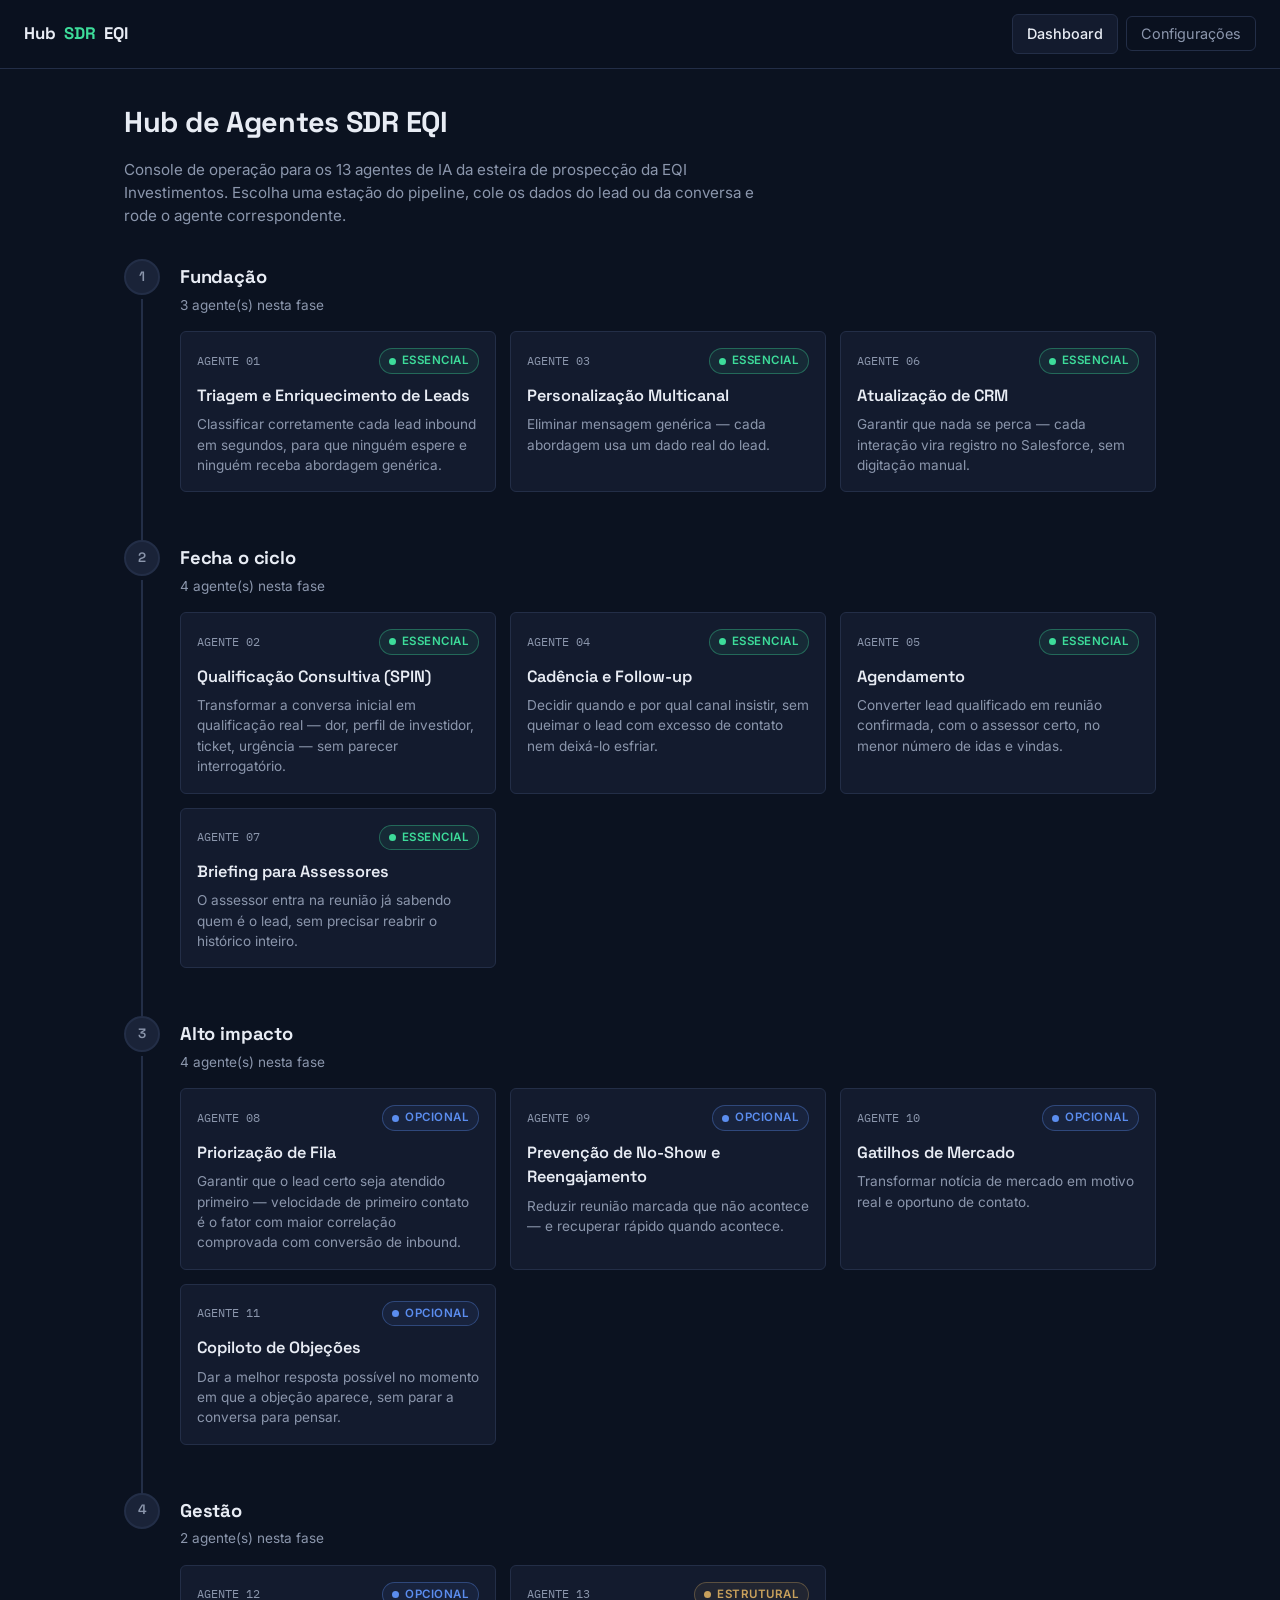
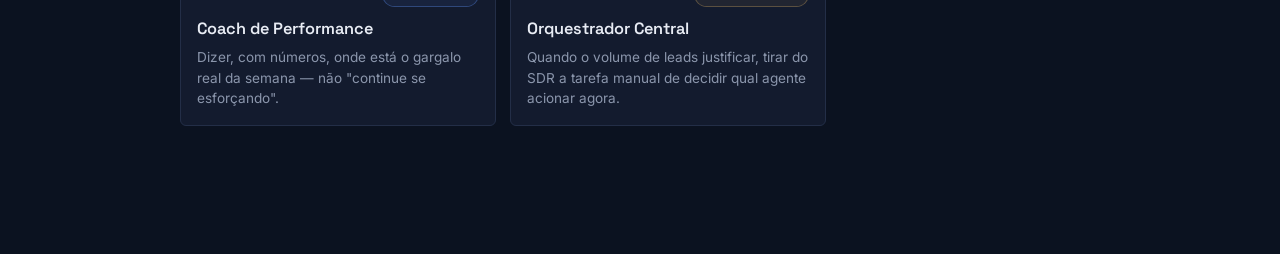
<file: index.html>
<!doctype html>
<html lang="pt-BR">
<head>
  <meta charset="UTF-8">
  <meta name="viewport" content="width=device-width, initial-scale=1.0">
  <title>Hub de Agentes SDR EQI</title>
  <meta name="description" content="Console para os 13 agentes de IA da esteira de SDR da EQI Investimentos.">
  <link rel="stylesheet" href="css/styles.css">
</head>
<body>
  <nav class="topnav" id="topnav"></nav>

  <main class="page">
    <div class="page-header">
      <h1>Hub de Agentes SDR EQI</h1>
      <p>
        Console de operação para os 13 agentes de IA da esteira de prospecção da EQI Investimentos.
        Escolha uma estação do pipeline, cole os dados do lead ou da conversa e rode o agente correspondente.
      </p>
    </div>

    <div class="pipeline" id="pipeline"></div>
  </main>

  <script src="js/agents-data.js"></script>
  <script src="js/app.js"></script>
  <script>
    function renderPipeline() {
      const mount = document.getElementById("pipeline");
      const html = PHASES.map((phase) => {
        const agentsInPhase = AGENTS.filter((a) => a.phase === phase.id);
        const cards = agentsInPhase.map((agent) => {
          const typeLabel = TYPE_LABELS[agent.type];
          return `
            <a class="agent-card" href="agente.html?id=${agent.id}">
              <div class="agent-card__top">
                <span class="agent-card__id">AGENTE ${String(agent.id).padStart(2, "0")}</span>
                <span class="badge badge--${agent.type}"><span class="badge__dot"></span>${typeLabel}</span>
              </div>
              <div class="agent-card__name">${agent.name}</div>
              <div class="agent-card__objective">${agent.objective}</div>
            </a>
          `;
        }).join("");

        return `
          <div class="pipeline__phase">
            <div class="pipeline__rail"><div class="pipeline__node">${phase.id}</div></div>
            <div class="pipeline__body">
              <h2 class="pipeline__phase-title">${phase.name}</h2>
              <div class="pipeline__phase-sub">${agentsInPhase.length} agente(s) nesta fase</div>
              <div class="pipeline__grid">${cards}</div>
            </div>
          </div>
        `;
      }).join("");

      mount.innerHTML = html;
    }

    injectTopNav("dashboard");
    renderPipeline();
  </script>
</body>
</html>
</file>
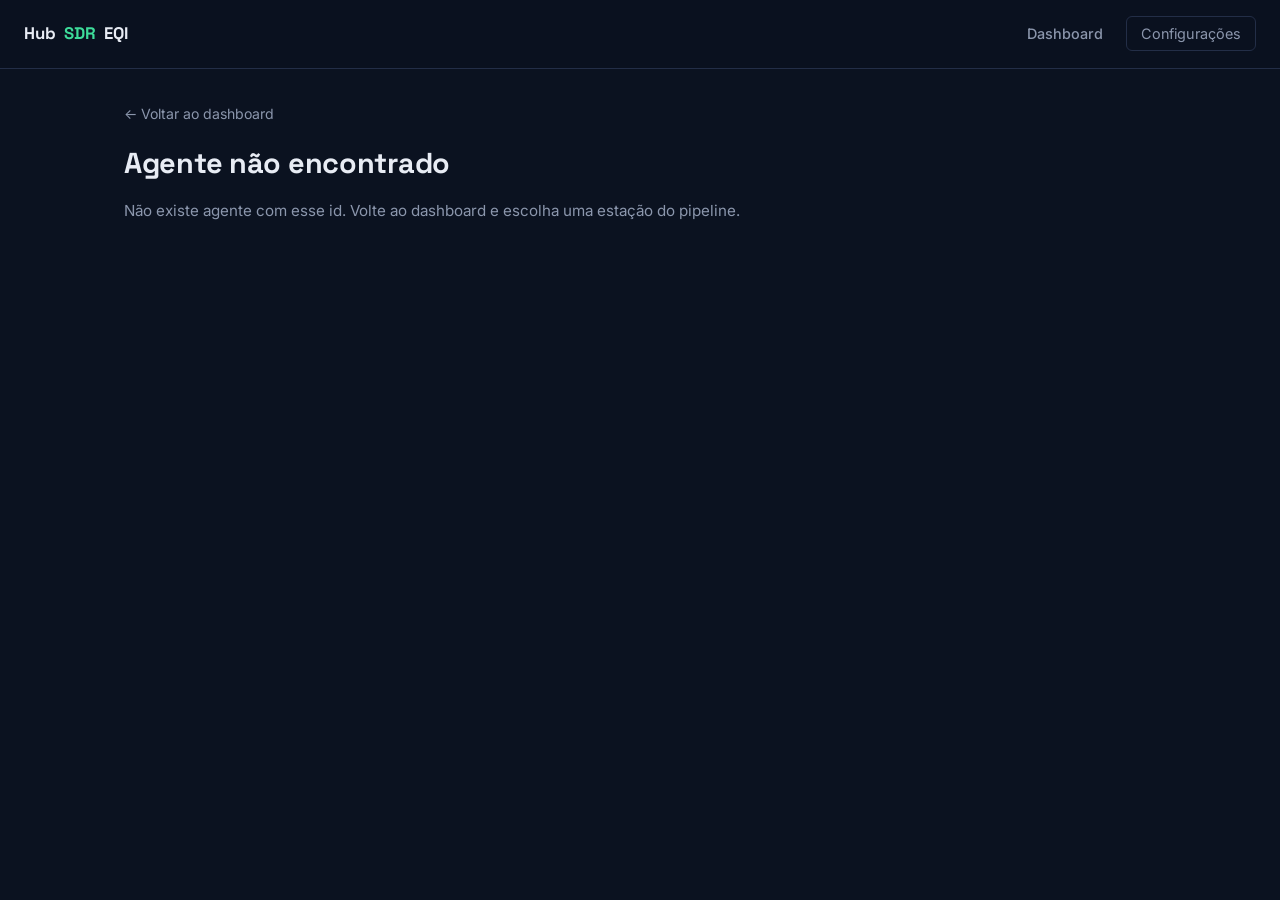
<file: agente.html>
<!doctype html>
<html lang="pt-BR">
<head>
  <meta charset="UTF-8">
  <meta name="viewport" content="width=device-width, initial-scale=1.0">
  <title>Console do Agente — Hub SDR EQI</title>
  <link rel="stylesheet" href="css/styles.css">
</head>
<body>
  <nav class="topnav" id="topnav"></nav>

  <main class="page" id="agent-page">
    <p class="response-empty">Carregando agente…</p>
  </main>

  <script src="js/agents-data.js"></script>
  <script src="js/app.js"></script>
  <script>
    function getAgentIdFromUrl() {
      const params = new URLSearchParams(window.location.search);
      return Number(params.get("id"));
    }

    function renderAgentNotFound() {
      document.getElementById("agent-page").innerHTML = `
        <a class="back-link" href="index.html">&larr; Voltar ao dashboard</a>
        <div class="page-header">
          <h1>Agente não encontrado</h1>
          <p>Não existe agente com esse id. Volte ao dashboard e escolha uma estação do pipeline.</p>
        </div>
      `;
    }

    function renderHistoryList(agent) {
      const items = getHistory(agent.id);
      if (items.length === 0) {
        return `<p class="history-empty">Nenhuma execução registrada ainda para este agente.</p>`;
      }
      return items.map((item, idx) => `
        <details class="history-item">
          <summary>
            <div class="history-item__meta">
              <span>${new Date(item.timestamp).toLocaleString("pt-BR")}</span>
              <span class="mono">#${items.length - idx}</span>
            </div>
          </summary>
          <div class="history-item__body">
            <p class="text-muted" style="margin-bottom:8px;"><strong>Entrada:</strong></p>
            <pre class="mono" style="white-space:pre-wrap; background:var(--bg); border:1px solid var(--border); border-radius:var(--radius); padding:10px; font-size:0.8rem;">${item.input.replace(/</g, "&lt;")}</pre>
            <p class="text-muted" style="margin:10px 0 8px;"><strong>Saída:</strong></p>
            <div>${renderMarkdown(item.output)}</div>
          </div>
        </details>
      `).join("");
    }

    function renderAgentPage(agent) {
      const typeLabel = TYPE_LABELS[agent.type];

      document.getElementById("agent-page").innerHTML = `
        <a class="back-link" href="index.html">&larr; Voltar ao dashboard</a>

        <div class="console-header">
          <div>
            <div class="console-header__id">AGENTE ${String(agent.id).padStart(2, "0")} · FASE ${agent.phase}</div>
            <h1>${agent.name}</h1>
          </div>
          <span class="badge badge--${agent.type}"><span class="badge__dot"></span>${typeLabel}</span>
        </div>

        <p class="console-objective">${agent.objective}</p>

        <div class="console-grid">
          <div class="panel">
            <h3>Tarefas</h3>
            <ul>${agent.tasks.map((t) => `<li>${t}</li>`).join("")}</ul>
          </div>
          <div class="panel">
            <h3>Interações com outros agentes</h3>
            <p>${agent.interactions}</p>
          </div>
          <div class="panel">
            <h3>Entradas esperadas</h3>
            <p>${agent.inputs}</p>
          </div>
          <div class="panel">
            <h3>Saída esperada</h3>
            <p>${agent.outputs}</p>
          </div>
          <div class="panel" style="grid-column: 1 / -1;">
            <h3>Ferramentas recomendadas</h3>
            <div class="tool-tags">${agent.tools.map((t) => `<span class="tool-tag">${t}</span>`).join("")}</div>
          </div>
        </div>

        <details class="details">
          <summary>System prompt completo</summary>
          <pre>${agent.systemPrompt.replace(/</g, "&lt;")}</pre>
        </details>

        <div class="run-panel">
          <label for="agent-input">Cole aqui os dados de entrada (lead, mensagem, dados de qualificação…)</label>
          <textarea id="agent-input" placeholder="${agent.inputs}"></textarea>
          <div class="run-panel__actions">
            <button type="button" class="btn-primary" id="run-btn">Rodar agente</button>
            <span class="run-status" id="run-status"></span>
          </div>
          <div id="run-alert"></div>
        </div>

        <div class="response-panel">
          <div class="response-panel__header">
            <h3>Resposta</h3>
            <button type="button" class="btn-secondary" id="copy-btn" style="display:none;">Copiar resposta</button>
          </div>
          <div id="response-body">
            <p class="response-empty">Ainda não há resposta. Cole uma entrada e clique em "Rodar agente".</p>
          </div>
        </div>

        <div class="history-panel">
          <div class="history-panel__header">
            <h3>Histórico local (últimas 20 execuções)</h3>
            <div style="display:flex; gap:8px;">
              <button type="button" class="btn-secondary" id="export-history-btn">Exportar JSON</button>
              <button type="button" class="btn-danger" id="clear-history-btn">Limpar histórico</button>
            </div>
          </div>
          <div id="history-list">${renderHistoryList(agent)}</div>
        </div>
      `;

      wireAgentConsole(agent);
    }

    function wireAgentConsole(agent) {
      const runBtn = document.getElementById("run-btn");
      const statusEl = document.getElementById("run-status");
      const alertEl = document.getElementById("run-alert");
      const responseBody = document.getElementById("response-body");
      const copyBtn = document.getElementById("copy-btn");
      const inputEl = document.getElementById("agent-input");
      let lastOutput = "";

      runBtn.addEventListener("click", async () => {
        const userInput = inputEl.value.trim();
        alertEl.innerHTML = "";

        if (!userInput) {
          alertEl.innerHTML = `<div class="alert alert--info">Cole algum dado de entrada antes de rodar o agente.</div>`;
          return;
        }

        runBtn.disabled = true;
        statusEl.textContent = "Rodando…";
        copyBtn.style.display = "none";

        try {
          const output = await callAgent(agent.systemPrompt, userInput, {
            onStatus: (msg) => { statusEl.textContent = msg; }
          });

          lastOutput = output;
          responseBody.innerHTML = `<div class="response-body">${renderMarkdown(output)}</div>`;
          copyBtn.style.display = "inline-flex";

          pushHistory(agent.id, {
            timestamp: Date.now(),
            input: userInput,
            output
          });
          document.getElementById("history-list").innerHTML = renderHistoryList(agent);

          statusEl.textContent = "Concluído.";
        } catch (err) {
          alertEl.innerHTML = `<div class="alert alert--error">${err.message}</div>`;
          statusEl.textContent = "";
        } finally {
          runBtn.disabled = false;
        }
      });

      copyBtn.addEventListener("click", async () => {
        try {
          await navigator.clipboard.writeText(lastOutput);
          copyBtn.textContent = "Copiado!";
          setTimeout(() => { copyBtn.textContent = "Copiar resposta"; }, 1500);
        } catch (_) {
          alertEl.innerHTML = `<div class="alert alert--error">Não foi possível copiar automaticamente. Selecione o texto manualmente.</div>`;
        }
      });

      document.getElementById("export-history-btn").addEventListener("click", () => {
        const items = getHistory(agent.id);
        const blob = new Blob([JSON.stringify(items, null, 2)], { type: "application/json" });
        const url = URL.createObjectURL(blob);
        const a = document.createElement("a");
        a.href = url;
        a.download = `historico-agente-${agent.id}.json`;
        a.click();
        URL.revokeObjectURL(url);
      });

      document.getElementById("clear-history-btn").addEventListener("click", () => {
        clearHistory(agent.id);
        document.getElementById("history-list").innerHTML = renderHistoryList(agent);
      });
    }

    injectTopNav("agente");
    const agentId = getAgentIdFromUrl();
    const agent = AGENTS.find((a) => a.id === agentId);
    if (agent) {
      renderAgentPage(agent);
    } else {
      renderAgentNotFound();
    }
  </script>
</body>
</html>
</file>
<file: css/styles.css>
@import url('https://fonts.googleapis.com/css2?family=Space+Grotesk:wght@500;600;700&family=Inter:wght@400;500;600&family=IBM+Plex+Mono:wght@400;500&display=swap');

:root {
  --bg: #0B1220;
  --surface: #131B2E;
  --surface-raised: #1A2338;
  --border: #232E47;
  --text: #E8ECF4;
  --text-muted: #8B96AC;
  --accent-essential: #3DDC9A;
  --accent-optional: #5B8DEF;
  --accent-structural: #C9A15C;
  --danger: #E5637A;
  --radius: 6px;
  --font-display: 'Space Grotesk', sans-serif;
  --font-body: 'Inter', sans-serif;
  --font-mono: 'IBM Plex Mono', monospace;
}

* {
  box-sizing: border-box;
}

html, body {
  margin: 0;
  padding: 0;
}

body {
  background: var(--bg);
  color: var(--text);
  font-family: var(--font-body);
  line-height: 1.5;
  min-height: 100vh;
}

h1, h2, h3, h4 {
  font-family: var(--font-display);
  letter-spacing: -0.01em;
  margin: 0;
}

a {
  color: inherit;
}

button, input, select, textarea {
  font-family: inherit;
}

:focus-visible {
  outline: 2px solid var(--accent-optional);
  outline-offset: 2px;
}

/* ---------- Top nav ---------- */

.topnav {
  position: sticky;
  top: 0;
  z-index: 50;
  display: flex;
  align-items: center;
  justify-content: space-between;
  gap: 16px;
  padding: 14px 24px;
  background: rgba(11, 18, 32, 0.92);
  backdrop-filter: blur(8px);
  border-bottom: 1px solid var(--border);
}

.topnav__brand {
  display: flex;
  align-items: baseline;
  gap: 8px;
  font-family: var(--font-display);
  font-weight: 700;
  font-size: 1.05rem;
  white-space: nowrap;
  text-decoration: none;
  color: var(--text);
}

.topnav__brand span {
  color: var(--accent-essential);
}

.topnav__links {
  display: flex;
  align-items: center;
  gap: 8px;
}

.topnav__link {
  padding: 8px 14px;
  border-radius: var(--radius);
  text-decoration: none;
  font-size: 0.9rem;
  font-weight: 500;
  color: var(--text-muted);
  border: 1px solid transparent;
}

.topnav__link:hover {
  color: var(--text);
  border-color: var(--border);
}

.topnav__link.is-active {
  color: var(--text);
  background: var(--surface);
  border-color: var(--border);
}

.btn-settings {
  display: inline-flex;
  align-items: center;
  gap: 6px;
  background: transparent;
  border: 1px solid var(--border);
  color: var(--text-muted);
  padding: 8px 14px;
  border-radius: var(--radius);
  cursor: pointer;
  font-size: 0.9rem;
}

.btn-settings:hover {
  color: var(--text);
  border-color: var(--accent-optional);
}

/* ---------- Layout shells ---------- */

.page {
  max-width: 1080px;
  margin: 0 auto;
  padding: 32px 24px 80px;
}

.page-header {
  margin-bottom: 32px;
}

.page-header h1 {
  font-size: 1.8rem;
  margin-bottom: 8px;
}

.page-header p {
  color: var(--text-muted);
  max-width: 640px;
  font-size: 0.95rem;
}

/* ---------- Pipeline (dashboard signature element) ---------- */

.pipeline {
  position: relative;
}

.pipeline__phase {
  position: relative;
  display: grid;
  grid-template-columns: 36px 1fr;
  gap: 0 20px;
  margin-bottom: 8px;
}

.pipeline__rail {
  position: relative;
  display: flex;
  justify-content: center;
}

.pipeline__rail::before {
  content: "";
  position: absolute;
  top: 40px;
  bottom: -8px;
  width: 2px;
  background: var(--border);
}

.pipeline__phase:last-child .pipeline__rail::before {
  display: none;
}

.pipeline__node {
  width: 36px;
  height: 36px;
  border-radius: 50%;
  background: var(--surface-raised);
  border: 2px solid var(--border);
  display: flex;
  align-items: center;
  justify-content: center;
  font-family: var(--font-display);
  font-weight: 600;
  font-size: 0.85rem;
  color: var(--text-muted);
  z-index: 1;
}

.pipeline__body {
  padding-bottom: 40px;
}

.pipeline__phase-title {
  font-size: 1.15rem;
  margin-bottom: 4px;
  padding-top: 4px;
}

.pipeline__phase-sub {
  color: var(--text-muted);
  font-size: 0.85rem;
  margin-bottom: 16px;
}

.pipeline__grid {
  display: grid;
  grid-template-columns: repeat(auto-fill, minmax(260px, 1fr));
  gap: 14px;
}

/* ---------- Agent card ---------- */

.agent-card {
  display: block;
  background: var(--surface);
  border: 1px solid var(--border);
  border-radius: var(--radius);
  padding: 16px;
  text-decoration: none;
  color: var(--text);
  transition: border-color 0.15s ease, transform 0.15s ease;
}

.agent-card:hover {
  border-color: var(--accent-optional);
  transform: translateY(-1px);
}

.agent-card__top {
  display: flex;
  align-items: center;
  justify-content: space-between;
  margin-bottom: 10px;
}

.agent-card__id {
  font-family: var(--font-mono);
  font-size: 0.75rem;
  color: var(--text-muted);
}

.badge {
  display: inline-flex;
  align-items: center;
  gap: 6px;
  font-size: 0.72rem;
  font-weight: 600;
  padding: 3px 9px;
  border-radius: 999px;
  text-transform: uppercase;
  letter-spacing: 0.04em;
  border: 1px solid transparent;
}

.badge__dot {
  width: 7px;
  height: 7px;
  border-radius: 50%;
  flex-shrink: 0;
}

.badge--essential {
  color: var(--accent-essential);
  border-color: rgba(61, 220, 154, 0.35);
  background: rgba(61, 220, 154, 0.08);
}
.badge--essential .badge__dot { background: var(--accent-essential); }

.badge--optional {
  color: var(--accent-optional);
  border-color: rgba(91, 141, 239, 0.35);
  background: rgba(91, 141, 239, 0.08);
}
.badge--optional .badge__dot { background: var(--accent-optional); }

.badge--structural {
  color: var(--accent-structural);
  border-color: rgba(201, 161, 92, 0.35);
  background: rgba(201, 161, 92, 0.08);
}
.badge--structural .badge__dot { background: var(--accent-structural); }

.agent-card__name {
  font-family: var(--font-display);
  font-size: 1.02rem;
  font-weight: 600;
  margin-bottom: 6px;
}

.agent-card__objective {
  font-size: 0.85rem;
  color: var(--text-muted);
}

/* ---------- Agent console ---------- */

.console-header {
  display: flex;
  align-items: flex-start;
  justify-content: space-between;
  gap: 16px;
  margin-bottom: 8px;
  flex-wrap: wrap;
}

.console-header__id {
  font-family: var(--font-mono);
  color: var(--text-muted);
  font-size: 0.8rem;
  margin-bottom: 4px;
}

.console-header h1 {
  font-size: 1.6rem;
}

.console-objective {
  color: var(--text-muted);
  margin: 12px 0 24px;
  max-width: 720px;
}

.console-grid {
  display: grid;
  grid-template-columns: 1fr 1fr;
  gap: 16px;
  margin-bottom: 24px;
}

@media (max-width: 760px) {
  .console-grid {
    grid-template-columns: 1fr;
  }
}

.panel {
  background: var(--surface);
  border: 1px solid var(--border);
  border-radius: var(--radius);
  padding: 18px;
}

.panel h3 {
  font-size: 0.85rem;
  text-transform: uppercase;
  letter-spacing: 0.05em;
  color: var(--text-muted);
  margin-bottom: 12px;
}

.panel ul {
  margin: 0;
  padding-left: 18px;
  font-size: 0.9rem;
}

.panel ul li {
  margin-bottom: 6px;
}

.panel p {
  font-size: 0.9rem;
  margin: 0;
}

.tool-tags {
  display: flex;
  flex-wrap: wrap;
  gap: 6px;
}

.tool-tag {
  font-family: var(--font-mono);
  font-size: 0.75rem;
  background: var(--surface-raised);
  border: 1px solid var(--border);
  padding: 4px 8px;
  border-radius: var(--radius);
  color: var(--text-muted);
}

.details {
  background: var(--surface);
  border: 1px solid var(--border);
  border-radius: var(--radius);
  margin-bottom: 24px;
  overflow: hidden;
}

.details summary {
  cursor: pointer;
  padding: 14px 18px;
  font-family: var(--font-display);
  font-weight: 600;
  font-size: 0.9rem;
  list-style: none;
  display: flex;
  align-items: center;
  justify-content: space-between;
}

.details summary::-webkit-details-marker {
  display: none;
}

.details summary::after {
  content: "+";
  color: var(--text-muted);
  font-size: 1.1rem;
}

.details[open] summary::after {
  content: "−";
}

.details pre {
  margin: 0;
  padding: 0 18px 18px;
  font-family: var(--font-mono);
  font-size: 0.82rem;
  color: var(--text-muted);
  white-space: pre-wrap;
  word-break: break-word;
}

.run-panel {
  background: var(--surface);
  border: 1px solid var(--border);
  border-radius: var(--radius);
  padding: 18px;
  margin-bottom: 24px;
}

.run-panel label {
  display: block;
  font-size: 0.85rem;
  text-transform: uppercase;
  letter-spacing: 0.05em;
  color: var(--text-muted);
  margin-bottom: 10px;
}

.run-panel textarea {
  width: 100%;
  min-height: 180px;
  background: var(--bg);
  border: 1px solid var(--border);
  border-radius: var(--radius);
  color: var(--text);
  font-family: var(--font-mono);
  font-size: 0.88rem;
  padding: 12px;
  resize: vertical;
}

.run-panel__actions {
  display: flex;
  align-items: center;
  gap: 12px;
  margin-top: 14px;
  flex-wrap: wrap;
}

.btn-primary {
  background: var(--accent-essential);
  color: #06251A;
  border: none;
  font-weight: 600;
  padding: 10px 20px;
  border-radius: var(--radius);
  cursor: pointer;
  font-size: 0.92rem;
}

.btn-primary:hover {
  filter: brightness(1.08);
}

.btn-primary:disabled {
  opacity: 0.5;
  cursor: not-allowed;
}

.btn-secondary {
  background: transparent;
  border: 1px solid var(--border);
  color: var(--text);
  padding: 10px 16px;
  border-radius: var(--radius);
  cursor: pointer;
  font-size: 0.88rem;
}

.btn-secondary:hover {
  border-color: var(--accent-optional);
}

.btn-danger {
  background: transparent;
  border: 1px solid var(--border);
  color: var(--danger);
  padding: 8px 14px;
  border-radius: var(--radius);
  cursor: pointer;
  font-size: 0.85rem;
}

.btn-danger:hover {
  border-color: var(--danger);
}

.run-status {
  font-size: 0.85rem;
  color: var(--text-muted);
}

.alert {
  border-radius: var(--radius);
  padding: 12px 14px;
  font-size: 0.88rem;
  margin-top: 14px;
  border: 1px solid;
}

.alert--error {
  border-color: rgba(229, 99, 122, 0.4);
  background: rgba(229, 99, 122, 0.08);
  color: var(--danger);
}

.alert--info {
  border-color: rgba(91, 141, 239, 0.35);
  background: rgba(91, 141, 239, 0.08);
  color: var(--accent-optional);
}

.response-panel {
  background: var(--surface);
  border: 1px solid var(--border);
  border-radius: var(--radius);
  padding: 18px;
  margin-bottom: 24px;
}

.response-panel__header {
  display: flex;
  align-items: center;
  justify-content: space-between;
  margin-bottom: 14px;
}

.response-panel__header h3 {
  margin: 0;
}

.response-body {
  font-size: 0.92rem;
}

.response-body pre {
  background: var(--bg);
  border: 1px solid var(--border);
  border-radius: var(--radius);
  padding: 12px;
  overflow-x: auto;
  font-family: var(--font-mono);
  font-size: 0.82rem;
}

.response-body code {
  font-family: var(--font-mono);
  background: var(--bg);
  padding: 2px 5px;
  border-radius: 4px;
  font-size: 0.85em;
}

.response-body h1, .response-body h2, .response-body h3 {
  font-family: var(--font-display);
  margin: 16px 0 8px;
}

.response-body ul, .response-body ol {
  padding-left: 20px;
}

.response-empty {
  color: var(--text-muted);
  font-size: 0.9rem;
}

/* ---------- History ---------- */

.history-panel {
  background: var(--surface);
  border: 1px solid var(--border);
  border-radius: var(--radius);
  padding: 18px;
}

.history-panel__header {
  display: flex;
  align-items: center;
  justify-content: space-between;
  margin-bottom: 14px;
  flex-wrap: wrap;
  gap: 10px;
}

.history-item {
  border: 1px solid var(--border);
  border-radius: var(--radius);
  padding: 12px;
  margin-bottom: 10px;
}

.history-item summary {
  cursor: pointer;
  font-size: 0.85rem;
  color: var(--text-muted);
  list-style: none;
}

.history-item summary::-webkit-details-marker {
  display: none;
}

.history-item__meta {
  display: flex;
  justify-content: space-between;
  gap: 10px;
}

.history-item__body {
  margin-top: 10px;
  font-size: 0.85rem;
  padding-top: 10px;
  border-top: 1px solid var(--border);
}

.history-empty {
  color: var(--text-muted);
  font-size: 0.88rem;
}

/* ---------- Modal (settings) ---------- */

.modal-overlay {
  position: fixed;
  inset: 0;
  background: rgba(4, 8, 16, 0.7);
  display: none;
  align-items: center;
  justify-content: center;
  z-index: 100;
  padding: 20px;
}

.modal-overlay.is-open {
  display: flex;
}

.modal {
  background: var(--surface);
  border: 1px solid var(--border);
  border-radius: var(--radius);
  width: 100%;
  max-width: 440px;
  padding: 24px;
}

.modal h2 {
  font-size: 1.2rem;
  margin-bottom: 4px;
}

.modal-sub {
  color: var(--text-muted);
  font-size: 0.85rem;
  margin-bottom: 20px;
}

.field {
  margin-bottom: 16px;
}

.field label {
  display: block;
  font-size: 0.85rem;
  color: var(--text-muted);
  margin-bottom: 6px;
}

.field input, .field select {
  width: 100%;
  background: var(--bg);
  border: 1px solid var(--border);
  border-radius: var(--radius);
  color: var(--text);
  padding: 10px 12px;
  font-size: 0.9rem;
}

.modal-actions {
  display: flex;
  gap: 10px;
  margin-top: 20px;
}

.modal-footnote {
  margin-top: 18px;
  padding-top: 16px;
  border-top: 1px solid var(--border);
  font-size: 0.78rem;
  color: var(--text-muted);
  line-height: 1.6;
}

.modal-close {
  position: absolute;
  top: 14px;
  right: 14px;
  background: none;
  border: none;
  color: var(--text-muted);
  font-size: 1.2rem;
  cursor: pointer;
}

.modal {
  position: relative;
}

/* ---------- Utility ---------- */

.text-muted { color: var(--text-muted); }
.mono { font-family: var(--font-mono); }

.back-link {
  display: inline-flex;
  align-items: center;
  gap: 6px;
  color: var(--text-muted);
  text-decoration: none;
  font-size: 0.88rem;
  margin-bottom: 18px;
}

.back-link:hover {
  color: var(--text);
}

@media (max-width: 600px) {
  .page {
    padding: 20px 16px 60px;
  }
  .topnav {
    padding: 12px 16px;
  }
  .console-header {
    flex-direction: column;
  }
}
</file>
